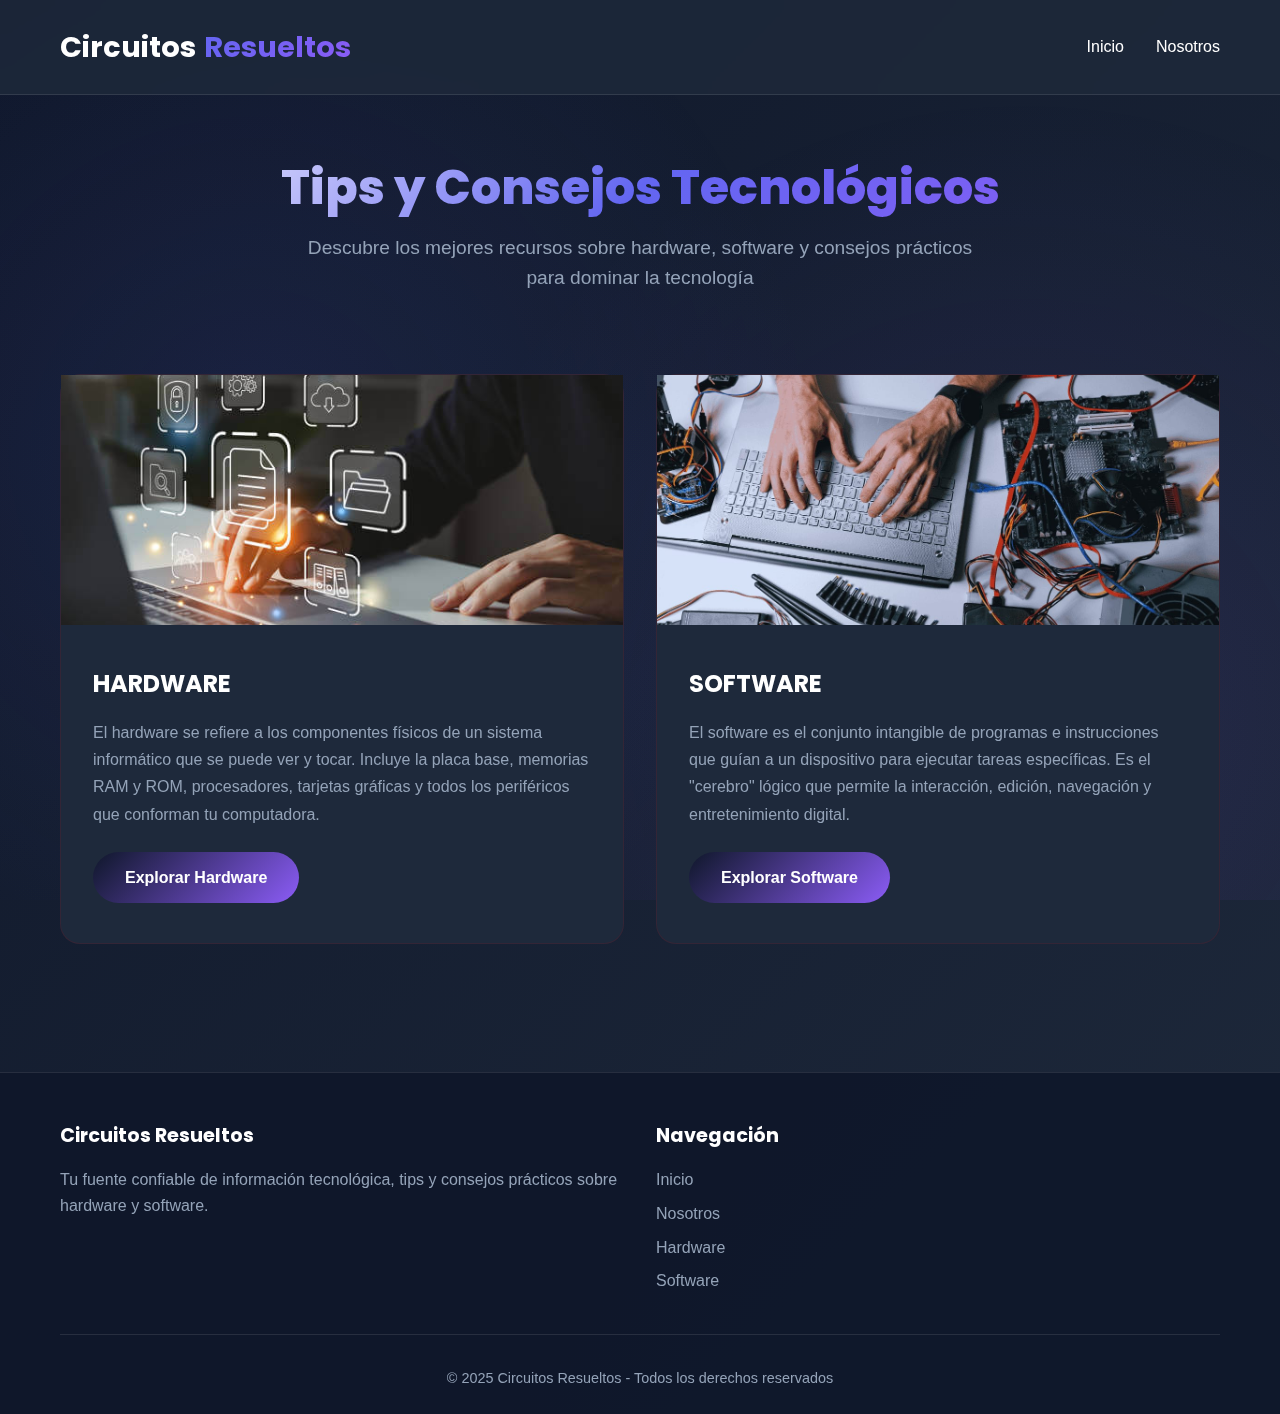
<file: index.html>
<!DOCTYPE html>
<html lang="es">
<head>
    <meta charset="UTF-8">
    <meta name="viewport" content="width=device-width, initial-scale=1.0">
    <title>Circuitos Resueltos - Tips y Consejos Tecnológicos</title>
    <meta name="description" content="Descubre los mejores tips sobre hardware, software y consejos tecnológicos. Aprende sobre circuitos y tecnología de forma práctica.">
    <link rel="preconnect" href="https://fonts.googleapis.com">
    <link rel="preconnect" href="https://fonts.gstatic.com" crossorigin>
    <link href="https://fonts.googleapis.com/css2?family=Inter:wght@300;400;600;700;800&family=Poppins:wght@600;700&display=swap" rel="stylesheet">
    <link rel="stylesheet" href="css index/estilo.css">
    <link rel="stylesheet" href="css sotfware/estilo3.css">
    <link rel="stylesheet" href="css hardware/estilo4.css">
    <link rel="stylesheet" href="css nosotros/estilo.css">
</head>
<body>
    <header>
        <div class="container">
            <nav class="navbar">
                <a href="index.html" class="logo">
                    Circuitos<span class="logo-highlight">Resueltos</span>
                </a>
                <ul class="nav-links">
                    <li><a href="index.html">Inicio</a></li>
                    <li><a href="nosotros.html">Nosotros</a></li>
                </ul>
            </nav>
        </div>
    </header>

    <main>
        <section class="hero">
            <div class="container">
                <h1>Tips y Consejos Tecnológicos</h1>
                <p>Descubre los mejores recursos sobre hardware, software y consejos prácticos para dominar la tecnología</p>
            </div>
        </section>

        <section class="container">
            <div class="cards-grid">
                <article class="card">
                    <img src="img/hardware.jpeg" alt="Componentes de hardware" class="card-image">
                    <div class="card-content">
                        <h2 class="card-title">HARDWARE</h2>
                        <p class="card-text">
                            El hardware se refiere a los componentes físicos de un sistema informático que se puede ver y tocar. Incluye la placa base, memorias RAM y ROM, procesadores, tarjetas gráficas y todos los periféricos que conforman tu computadora.
                        </p>
                        <a href="hardware.html" class="btn">Explorar Hardware</a>
                    </div>
                </article>

                <article class="card">
                    <img src="img/software.jpeg" alt="Software y programación" class="card-image">
                    <div class="card-content">
                        <h2 class="card-title">SOFTWARE</h2>
                        <p class="card-text">
                            El software es el conjunto intangible de programas e instrucciones que guían a un dispositivo para ejecutar tareas específicas. Es el "cerebro" lógico que permite la interacción, edición, navegación y entretenimiento digital.
                        </p>
                        <a href="software.html" class="btn">Explorar Software</a>
                    </div>
                </article>
            </article>
            </div>
        </section>
    </main>

    <footer>
        <div class="container">
            <div class="footer-content">
                <div class="footer-section">
                    <h3>Circuitos Resueltos</h3>
                    <p>Tu fuente confiable de información tecnológica, tips y consejos prácticos sobre hardware y software.</p>
                </div>
                <div class="footer-section">
                    <h3>Navegación</h3>
                    <a href="index.html">Inicio</a>
                    <a href="nosotros.html">Nosotros</a>
                    <a href="hardware.html">Hardware</a>
                    <a href="software.html">Software</a>
                </div>
            </div>
            <p class="copyright">© 2025 Circuitos Resueltos - Todos los derechos reservados</p>
        </div>
    </footer>

    <script>
        // Smooth scroll behavior
        document.querySelectorAll('a[href^="#"]').forEach(anchor => {
            anchor.addEventListener('click', function (e) {
                e.preventDefault();
                const target = document.querySelector(this.getAttribute('href'));
                if (target) {
                    target.scrollIntoView({ behavior: 'smooth', block: 'start' });
                }
            });
        });

        // Intersection Observer for fade-in animations
        const observerOptions = {
            threshold: 0.1,
            rootMargin: '0px 0px -50px 0px'
        };

        const observer = new IntersectionObserver((entries) => {
            entries.forEach(entry => {
                if (entry.isIntersecting) {
                    entry.target.classList.add('visible');
                }
            });
        }, observerOptions);

        document.querySelectorAll('.fade-in').forEach(el => observer.observe(el));
    </script>
</body>
</html>
</file>
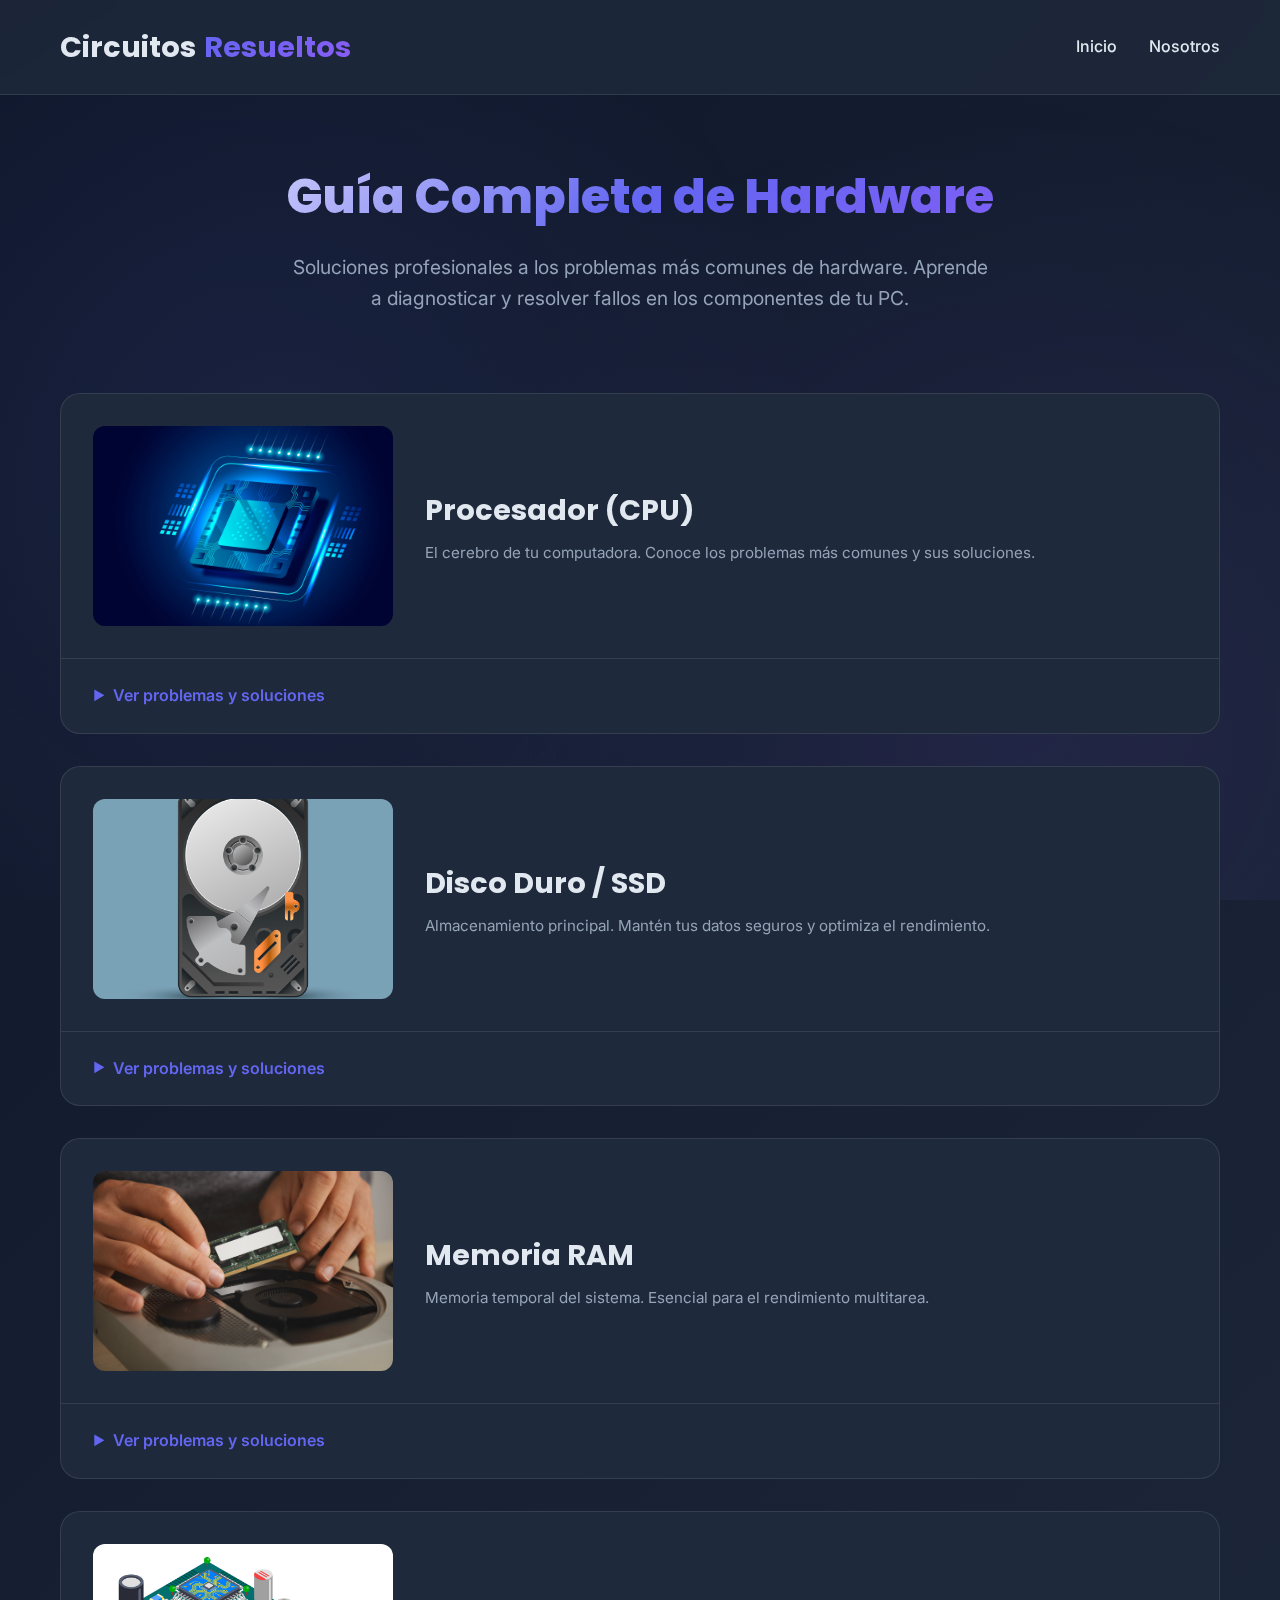
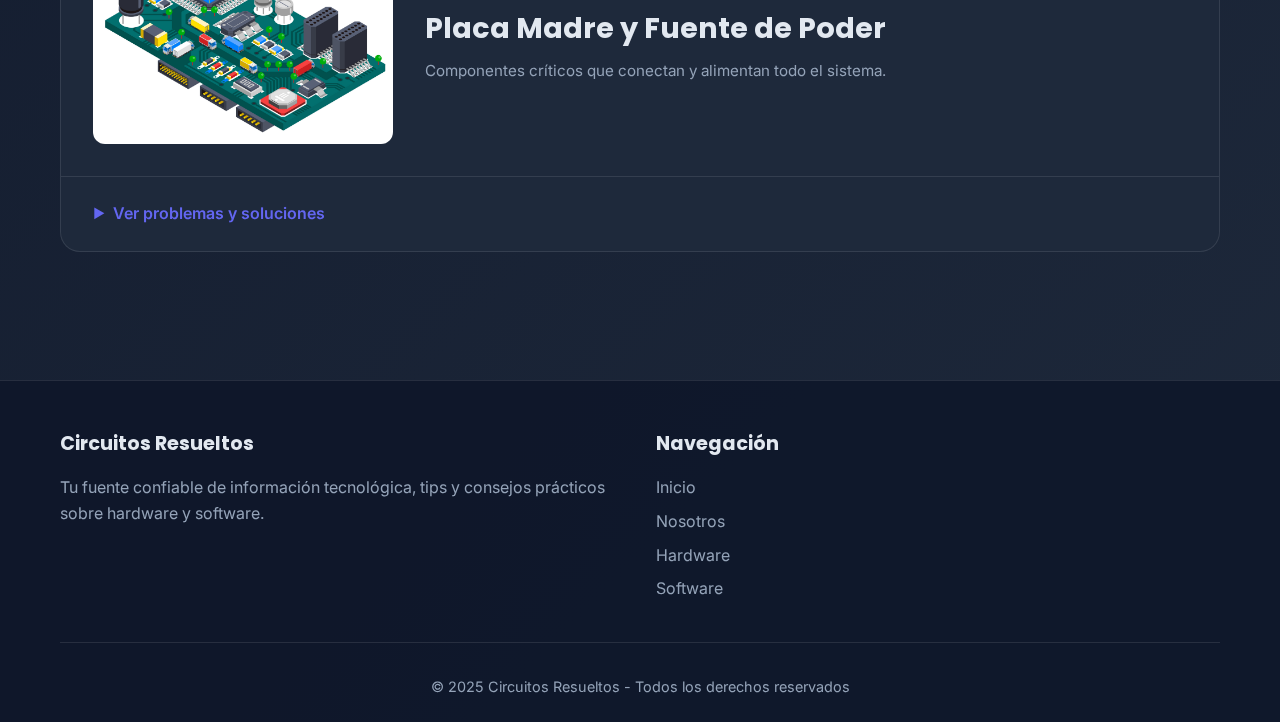
<file: hardware.html>
<!DOCTYPE html>
<html lang="es">
<head>
    <meta charset="UTF-8">
    <meta name="viewport" content="width=device-width, initial-scale=1.0">
    <title>Hardware - Circuitos Resueltos</title>
    <meta name="description" content="Guía completa de hardware: soluciones a problemas comunes de procesador, RAM, disco duro y más componentes de tu PC.">
    <link rel="preconnect" href="https://fonts.googleapis.com">
    <link rel="preconnect" href="https://fonts.gstatic.com" crossorigin>
    <link href="https://fonts.googleapis.com/css2?family=Inter:wght@300;400;600;700;800&family=Poppins:wght@600;700&display=swap" rel="stylesheet">
    <link rel="stylesheet" href="css hardware/estilo4.css">
    
</head>
<body>
    <header>
        <div class="container">
            <nav class="navbar">
                <a href="index.html" class="logo">
                    Circuitos<span class="logo-highlight">Resueltos</span>
                </a>
                <ul class="nav-links">
                    <li><a href="index.html">Inicio</a></li>
                    <li><a href="nosotros.html">Nosotros</a></li>
                </ul>
            </nav>
        </div>
    </header>

    <main>
        <section class="hero">
            <div class="container">
                <h1>Guía Completa de Hardware</h1>
                <p>Soluciones profesionales a los problemas más comunes de hardware. Aprende a diagnosticar y resolver fallos en los componentes de tu PC.</p>
            </div>
        </section>

        <section class="container">
            <div class="hardware-grid">
                <!-- CPU -->
                <article class="hardware-card">
                    <div class="hardware-header">
                        <img src="img/tipshardware1.jpg" alt="Procesador CPU" class="hardware-image">
                        <div class="hardware-title-section">
                            <h2>Procesador (CPU)</h2>
                            <p>El cerebro de tu computadora. Conoce los problemas más comunes y sus soluciones.</p>
                        </div>
                    </div>
                    <div class="hardware-details">
                        <details>
                            <summary>Ver problemas y soluciones</summary>
                            <div class="details-content">
                                <div class="problems-section">
                                    <h3>Problemas Comunes</h3>
                                    <ul>
                                        <li>Sobrecalentamiento del procesador</li>
                                        <li>Rendimiento bajo o lento</li>
                                        <li>La PC se apaga sola inesperadamente</li>
                                        <li>Temperaturas elevadas constantes</li>
                                    </ul>
                                </div>
                                <div class="solutions-section">
                                    <h3>Soluciones</h3>
                                    <ul>
                                        <li>Limpiar el ventilador y cambiar la pasta térmica</li>
                                        <li>Revisar la temperatura con HWMonitor</li>
                                        <li>Mejorar la ventilación del gabinete</li>
                                        <li>Verificar que el cooler funcione correctamente</li>
                                    </ul>
                                </div>
                            </div>
                        </details>
                    </div>
                </article>

                <!-- Disco Duro / SSD -->
                <article class="hardware-card">
                    <div class="hardware-header">
                        <img src="img/tipshardware2.jpg" alt="Disco Duro SSD" class="hardware-image">
                        <div class="hardware-title-section">
                            <h2>Disco Duro / SSD</h2>
                            <p>Almacenamiento principal. Mantén tus datos seguros y optimiza el rendimiento.</p>
                        </div>
                    </div>
                    <div class="hardware-details">
                        <details>
                            <summary>Ver problemas y soluciones</summary>
                            <div class="details-content">
                                <div class="problems-section">
                                    <h3>Problemas Comunes</h3>
                                    <ul>
                                        <li>Sistema operativo muy lento</li>
                                        <li>Ruidos extraños o clics</li>
                                        <li>No aparece en el sistema</li>
                                        <li>Errores al leer/escribir archivos</li>
                                    </ul>
                                </div>
                                <div class="solutions-section">
                                    <h3>Soluciones</h3>
                                    <ul>
                                        <li>Usar CHKDSK o CrystalDiskInfo para diagnóstico</li>
                                        <li>Hacer copia de seguridad urgente si hay ruidos</li>
                                        <li>Verificar cables SATA y de energía</li>
                                        <li>Considerar upgrade a SSD para mejor rendimiento</li>
                                    </ul>
                                </div>
                            </div>
                        </details>
                    </div>
                </article>

                <!-- RAM -->
                <article class="hardware-card">
                    <div class="hardware-header">
                        <img src="img/tipshardware3.jpg" alt="Memoria RAM" class="hardware-image">
                        <div class="hardware-title-section">
                            <h2>Memoria RAM</h2>
                            <p>Memoria temporal del sistema. Esencial para el rendimiento multitarea.</p>
                        </div>
                    </div>
                    <div class="hardware-details">
                        <details>
                            <summary>Ver problemas y soluciones</summary>
                            <div class="details-content">
                                <div class="problems-section">
                                    <h3>Problemas Comunes</h3>
                                    <ul>
                                        <li>La PC no enciende o da pitidos</li>
                                        <li>Pantallazos azules frecuentes (BSOD)</li>
                                        <li>El sistema no detecta toda la memoria</li>
                                        <li>Reinicios aleatorios</li>
                                    </ul>
                                </div>
                                <div class="solutions-section">
                                    <h3>Soluciones</h3>
                                    <ul>
                                        <li>Revisar la instalación y limpiar contactos</li>
                                        <li>Probar con herramientas como MemTest86</li>
                                        <li>Actualizar BIOS o cambiar de slot</li>
                                        <li>Verificar compatibilidad con la placa madre</li>
                                    </ul>
                                </div>
                            </div>
                        </details>
                    </div>
                </article>

                <!-- Placa Madre y PSU -->
                <article class="hardware-card">
                    <div class="hardware-header">
                        <img src="img/tipshardware4.jpg" alt="Placa Madre" class="hardware-image">
                        <div class="hardware-title-section">
                            <h2>Placa Madre y Fuente de Poder</h2>
                            <p>Componentes críticos que conectan y alimentan todo el sistema.</p>
                        </div>
                    </div>
                    <div class="hardware-details">
                        <details>
                            <summary>Ver problemas y soluciones</summary>
                            <div class="details-content">
                                <div class="problems-section">
                                    <h3>Problemas Comunes</h3>
                                    <ul>
                                        <li>Reinicios inesperados del sistema</li>
                                        <li>Fallos de arranque</li>
                                        <li>Componentes que no funcionan</li>
                                        <li>Ruidos extraños de la fuente</li>
                                    </ul>
                                </div>
                                <div class="solutions-section">
                                    <h3>Soluciones</h3>
                                    <ul>
                                        <li>Revisar voltajes con multímetro</li>
                                        <li>Limpiar conectores y slots</li>
                                        <li>Probar con otra fuente de poder</li>
                                        <li>Verificar condensadores hinchados</li>
                                    </ul>
                                </div>
                            </div>
                        </details>
                    </div>
                </article>
            </div>
    </main>

    <footer>
        <div class="container">
            <div class="footer-content">
                <div class="footer-section">
                    <h3>Circuitos Resueltos</h3>
                    <p>Tu fuente confiable de información tecnológica, tips y consejos prácticos sobre hardware y software.</p>
                </div>
                <div class="footer-section">
                    <h3>Navegación</h3>
                    <a href="index.html">Inicio</a>
                    <a href="nosotros.html">Nosotros</a>
                    <a href="hardware.html">Hardware</a>
                    <a href="software.html">Software</a>
                </div>
            </div>
            <p class="copyright">© 2025 Circuitos Resueltos - Todos los derechos reservados</p>
        </div>
    </footer>
</html>
</file>
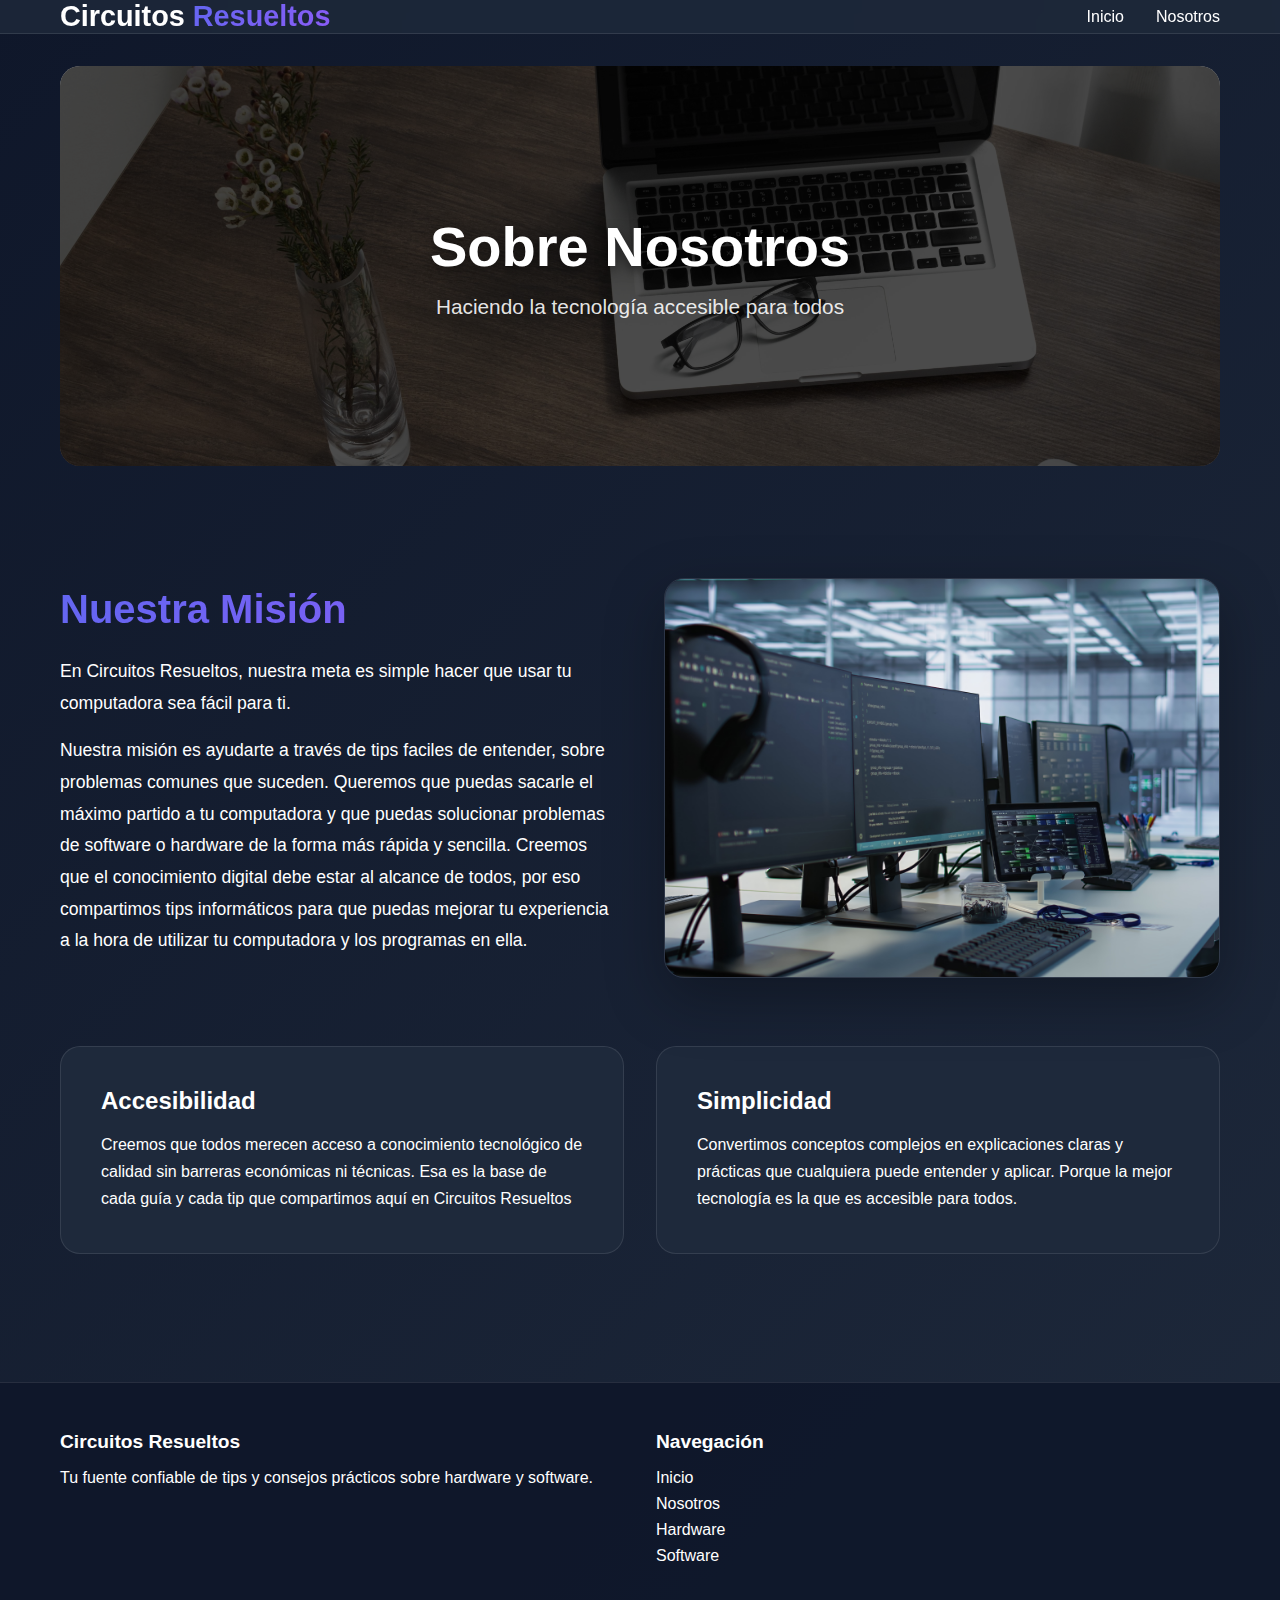
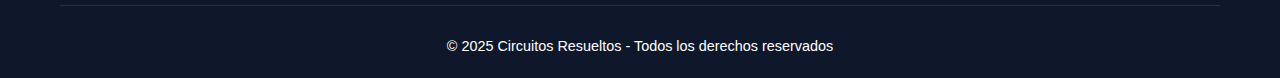
<file: nosotros.html>
<!DOCTYPE html>
<html lang="es">
<head>
    <meta charset="UTF-8"> 
    <meta name="viewport" content="width=device-width, initial-scale=1.0"> 
    <title>Circuitos Resueltos lll</title> 
     <link rel="stylesheet" href="css nosotros/estilo.css">
    
    <link href="https://fonts.googleapis.com/css2?family=Inter:wght@300;400;600;700;800&
    family=Poppins:wght@600;700&display=swap" rel="stylesheet">

</head>
<body>
    <header>
        <div class="container">
            <nav class="navbar">
                <a href="index.html" class="logo">
                    Circuitos<span class="logo-highlight">Resueltos</span>
                </a>
                <ul class="nav-links">
                    <li><a href="index.html">Inicio</a></li>
                    <li><a href="nosotros.html" class="active">Nosotros</a></li>
                </ul>
            </nav>
        </div>
    </header>

    <main>
        <div class="container">
            <section class="hero-about">
                <div class="hero-content">
                    <h1>Sobre Nosotros</h1>
                    <p class="subtitle">Haciendo la tecnología accesible para todos</p>
                    
                </div>
            </section>

            <section class="about-section">
                <div class="about-content">
                    <div class="about-text"> 
                        <h2>Nuestra Misión</h2>
                        <p>En Circuitos Resueltos, nuestra meta es simple hacer que usar tu computadora sea fácil para ti.</p>
                        <p>Nuestra misión es ayudarte a través de tips faciles de entender, sobre problemas comunes que suceden.
                             Queremos que puedas sacarle el máximo partido a tu computadora y que puedas solucionar problemas de software o 
                             hardware de la forma más rápida y sencilla. 
                            Creemos que el conocimiento digital debe estar al alcance de todos, por eso compartimos tips informáticos para que 
                            puedas mejorar tu experiencia a la hora de utilizar tu computadora y los programas en ella.</p>
                    </div> 
                    <div class="about-image">
                        <img src="img/img22.jpg"> 
                    </div>
                </div>

                <div class="mission-cards">
                    <div class="mission-card">
                        <h3>Accesibilidad</h3>
                        <p>Creemos que todos merecen acceso a conocimiento tecnológico de calidad sin barreras económicas ni técnicas. Esa es 
                            la base de cada guía y cada tip que compartimos aquí en Circuitos Resueltos</p>
                    </div>
                    <div class="mission-card">
                        <h3>Simplicidad</h3>
                        <p>Convertimos conceptos complejos en explicaciones claras y prácticas que cualquiera puede entender y aplicar. Porque 
                            la mejor tecnología es la que es accesible para todos.</p>
                    </div>
                </div>
            </section>
        </div>
    </main>

    <footer>
        <div class="container">
            <div class="footer-content">
                <div class="footer-section">
                    <h3>Circuitos Resueltos</h3>
                    <p>Tu fuente confiable de tips y consejos prácticos sobre hardware y software.</p>
                </div>
                <div class="footer-section">
                    <h3>Navegación</h3>
                    <a href="index.html">Inicio</a>
                    <a href="nosotros.html">Nosotros</a>
                    <a href="hardware.html">Hardware</a>
                    <a href="software.html">Software</a>
                </div>
            </div>
            <p class="copyright">© 2025 Circuitos Resueltos - Todos los derechos reservados</p>
        </div>
    </footer>
</body>
</html>
</file>
<file: css index/estilo.css>
/*Estilo de index*/
 * {
            margin: 0;
            padding: 0;
            box-sizing: border-box;
        }

        :root {
            --primary: #6366f1;
            --primary-dark: #4f46e5;
            --secondary: #8b5cf6;
            --accent: #ec4899;
            --dark: #0f172a;
            --dark-light: #1e293b;
            --text: #e2e8f0;
            --text-muted: #94a3b8;
            --success: #10b981;
            --card-bg: #1e293b;
        }

        body {
            font-family: 'Inter', sans-serif;
            background: linear-gradient(135deg, #0f172a 0%, #1e293b 100%);/*color de fondo de la pagina*/
            color: var(--text);/*color de texto*/
            line-height: 1.6;/*distanci entre las letras*/
        }

        body::before {
            background: 
                radial-gradient(circle at 20% 50%, rgba(99, 102, 241, 0.1) 0%, transparent 50%),/*color de fondo del lado izquierdo de forma gradiente*/
                radial-gradient(circle at 80% 80%, rgba(139, 92, 246, 0.1) 0%, transparent 50%);/*color de fondo del lado derecho de forma gradiente*/
        }

        .container {
            max-width: 1200px;/*hace que ocupe todo el ancho de la pagina*/
            margin: 0 auto;
            padding: 0 20px;/*distancia de los costados del contenido*/
        }

        /* Header  */
        header {
            background: rgba(30, 41, 59, 0.8);/*color de fondo del header*/
            border-bottom: 1px solid rgba(255, 255, 255, 0.1);/*color de la linea que separa al header del body*/
        }

        .navbar {
            display: flex;
            justify-content: space-between;
            align-items: center;/*centra la barra de nav*/
            padding: 1.5rem 0;/*distancia de los lados*/
        }

        .logo {
            font-family: 'Poppins', sans-serif;
            font-size: 1.8rem;/*aumenta el tamaño del logo*/
            color: var(--text);
            text-decoration: none;/*quita el subrayado*/
            display: flex;
            align-items: center;
            transition: transform 0.3s ease;/*le da un resalto al logo despacio*/
        }

        .logo:hover {
            transform: scale(1.05);/*el efecto de que resalte el logo*/
        }

        .logo-highlight {
            background: linear-gradient(135deg, var(--primary), var(--secondary));
            -webkit-background-clip: text;
            -webkit-text-fill-color: transparent;
            background-clip: text;
        }

        .nav-links {
            display: flex;
            list-style: none;
        }

        .nav-links a {
            color: var(--text);
            text-decoration: none;
            transition: color 0.3s ease;
        }

        .nav-links a::after {
            content: '';
            position: absolute;
            bottom: -5px;
            background: linear-gradient(90deg, var(--primary), var(--secondary));
            transition: width 0.3s ease;
        }

        .nav-links a:hover {
            color: var(--primary);/*color a las letras del nav de header*/
        }

        /* Hero Section */
        /*es la parte del inicio*/
        .hero {
            text-align: center;
            padding: 5rem 0 4rem;
            animation: fadeIn 0.8s ease-out;
        }

        .hero h1 {
            font-family: 'Poppins', sans-serif;
            font-size: 3.5rem;/*tamaño del titulo*/
            margin-bottom: 1rem;
            background: linear-gradient(135deg, #ffffff, var(--primary), var(--secondary));
            -webkit-background-clip: text;
            -webkit-text-fill-color: transparent;
            background-clip: text;
            line-height: 1.2;
        }

        .hero p {
            font-size: 1.3rem;
            color: var(--text-muted);
            max-width: 600px;
            margin: 0 auto;
        }

        /* Cards Grid */
        .cards-grid {
            display: grid;
            grid-template-columns: repeat(auto-fit, minmax(320px, 1fr));
            gap: 2rem;
            padding: 2rem 0 4rem;
        }

        .card {
            background: var(--card-bg);
            border-radius: 20px;
            border: 1px solid rgba(247, 5, 5, 0.1);
            transition: all 0.4s ease;
            position: relative;
            animation: cardFadeIn 0.6s ease-out backwards;
        }

        .card:nth-child(1) { animation-delay: 0.1s; }
        .card:nth-child(2) { animation-delay: 0.2s; }
        .card:nth-child(3) { animation-delay: 0.3s; }

        @keyframes cardFadeIn {
            from {
                opacity: 0;
                transform: translateY(30px);
            }
            to {
                opacity: 1;
                transform: translateY(0);
            }
        }

        .card::before {
            content: '';/*genera un elemento invisible*/
            position: absolute;/*que cubre toda la tarjeta*/
            top: 0;
            left: 0;
            right: 0;
            height: 4px;/*linea delgada*/
            background: linear-gradient(90deg, var(--primary), var(--secondary), var(--accent));
            transform: scaleX(0);
            transform-origin: left;/*la animacion crecera desde la izquierda*/
            transition: transform 0.4s ease;
        }
        /*efecto cuando pasas el mouse sobre la tarjeta*/
        .card:hover {
            transform: translateY(-10px);/*eleva la tarjeta 10 pixeleshacia arriba*/
            border-color: rgba(99, 102, 241, 0.3);/*borde azul, morado semitransparente*/
            box-shadow: 0 20px 40px rgba(99, 102, 241, 0.2);/*crea um efecto de profundida con sombra difuminada*/
        }

        .card:hover::before {
            transform: scaleX(1);/*efecto en la imagen de linea animada*/
        }

        .card-image {
            width: 100%;/*img ocupa todo el ancho del contenedor*/
            height: 250px;
            object-fit: cover;/*recorta la imagen para llenar el espacio sin distorcion*/
            transition: transform 0.4s ease;/*animacion suave al hacer hover*/
        }

        .card:hover .card-image {
            transform: scale(1.1);/*aumenta la imagen un 10% al pasar el mouse*/
        }

        .card-content {
            padding: 2rem;/*expacio interno de 2rem en todo los lados del texto */
        }

        .card-title {
            font-family: 'Poppins', sans-serif;/*fuente moderna para los titulo*/
            font-size: 1.5rem;
            font-weight: 700;/*texto en negrita*/
            margin-bottom: 1rem;
            color: var(--text);/*variable para dar color al texto*/
        }

        .card-text {
            color: var(--text-muted);/*color de texto*/
            margin-bottom: 1.5rem;
            line-height: 1.7;/*espacio entre lineas*/
        }

        .btn {
            display: inline-block;/*para que el boton se comporte como elemento en linea */
            padding: 0.8rem 2rem;/*espacio interno del boton*/
            background: linear-gradient(135deg, var(--dark), var(--secondary));/*gradien de fondo del boton*/
            color: white;
            text-decoration: none;
            border-radius: 50px;/*bordes redondeados*/
            font-weight: 600;/*da grosor a la letra del boton*/
            transition: all 0.3s ease;
            position: relative;/*para posicionar el pseudo-elemento si se quita se ve rara la pagina*/
            overflow: hidden;/*oculta el contenido que se desborde*/
        }

        .btn::before {
            content: '';/*genera un elemento invisible*/
            position: absolute;
            top: 0;
            left: -100%;/*inicia fuera del boton, a la derecha el efecto*/
            width: 100%;
            height: 100%;
            background: linear-gradient(90deg, transparent, rgba(255,255,255,0.3), transparent);/*color del efecto*/
            transition: left 0.5s ease;
        }

        .btn:hover::before {
            left: 100%;/*se mueve completamente hacia la derecha el destello*/
        }

        .btn:hover {
            transform: translateY(-2px);/*eleva el boton 2 pixeles hacia arriba*/
            box-shadow: 0 10px 25px rgba(94, 146, 241, 0.4);/*color del sombreado del boton*/
        }

        /* Footer */
        footer {
            background: rgba(15, 23, 42, 0.95);/*color de fondo del*/
            border-top: 1px solid rgba(255, 255, 255, 0.1);/*color de la linea delgada que se ve que separa el body del footer*/
            padding: 3rem 0 1.5rem;/*distancia del texto de la parte superior*/
            margin-top: 4rem;/*margen de 4rem*/
        }

        .footer-content {
            display: grid;/*crea un layout de cuadricula flexible*/
            grid-template-columns: repeat(auto-fit, minmax(250px, 1fr));/*ajusta el numero de columna, cada columna tiene un min de 250px y max 1 fraccion de espacio disponible*/
            gap: 2rem;/*espacio entre columnas*/
            margin-bottom: 2rem;/*separacion inferior*/
        }

        .footer-section h3 {
            font-family: 'Poppins', sans-serif;/*estilo de letra*/
            color: var(--text);/*color de texto*/
            margin-bottom: 1rem;
        }

        .footer-section p,
        .footer-section a {
            color: var(--text-muted);/*color del texto*/
            text-decoration: none;/*quita el subrayado*/
            display: block;/*hace que los enlaces esten en bloque,uno tras otro*/
            margin-bottom: 0.5rem;/*distancia entre los botones de nav*/
            transition: color 0.3s ease;
        }

        .footer-section a:hover {
            color: var(--primary);/*es el que hace el cambio de color al acercar el mouse a los votones de nav*/
        }

        .copyright {
            text-align: center;/*centro*/
            padding-top: 2rem;/*distancia de 2rem de la parte superior*/
            border-top: 1px solid rgba(255, 255, 255, 0.1);/*color de la linea que lo separa del footer*/
            color: var(--text-muted);/*color de la letra*/
            font-size: 0.9rem;/*disminuyo el tamaño de la letra*/
        }

        /* Responsive *//*para que se pueda ver en los diferentes tipos de pantalla*/
        @media (max-width: 768px) {
            .hero h1 {
                font-size: 2.5rem;/*reduce el tamaño del titulo principal del h1 a 2.5 rem para pantallas mas pequeñas*/
            }

            .hero p {
                font-size: 1.1rem;/*ajusta el tamaño del parrafo a 1.1rem para mejor legibilidad en moviles*/
            }

            .nav-links {
                gap: 1rem;/*reduce el espacio entre enlaces de navegacion a 1rem para optimizar el espacio*/
            }

            .cards-grid {
                grid-template-columns: 1fr;/*cambia el grid a una sola columna en pantallas pequeñas, verticalmente*/
            }
        }

        /* Scroll Animation */
        .fade-in {
            opacity: 0;
            transform: translateY(20px);
            transition: opacity 0.6s ease, transform 0.6s ease;
        }

        .fade-in.visible {
            opacity: 1;
            transform: translateY(0);
        }
</file>
<file: css sotfware/estilo3.css>
/* ===== RESET GLOBAL ===== */
* {
    margin: 0;
    padding: 0;
    box-sizing: border-box;
}

/* ===== VARIABLES DE COLORES ===== */
:root {
    --primary: #6366f1;
    --primary-dark: #4f46e5;
    --secondary: #8b5cf6;
    --accent: #ec4899;
    --dark: #0f172a;
    --dark-light: #1e293b;
    --text: #e2e8f0;
    --text-muted: #94a3b8;
    --success: #10b981;
    --warning: #f59e0b;
    --danger: #ef4444;
    --card-bg: #1e293b;
}

/* ===== BODY CON GRADIENTE ===== */
body {
    font-family: 'Inter', sans-serif;
    background: linear-gradient(135deg, #0f172a 0%, #1e293b 100%);
    color: var(--text);
    line-height: 1.6;
    min-height: 100vh;
    position: relative;
    overflow-x: hidden;
}

/* Efecto de brillo decorativo con gradientes radiales */
body::before {
    content: '';
    position: fixed;
    top: 0;
    left: 0;
    width: 100%;
    height: 100%;
    background: 
        radial-gradient(circle at 20% 50%, rgba(99, 102, 241, 0.1) 0%, transparent 50%),
        radial-gradient(circle at 80% 80%, rgba(139, 92, 246, 0.1) 0%, transparent 50%);
    pointer-events: none;
    z-index: 0;
}

/* ===== CONTENEDOR PRINCIPAL ===== */
.container {
    max-width: 1200px;
    margin: 0 auto;
    padding: 0 20px;
    position: relative;
    z-index: 1;
}

/* ===== HEADER CON GLASSMORPHISM ===== */
header {
    background: rgba(30, 41, 59, 0.8);
    backdrop-filter: blur(10px);
    border-bottom: 1px solid rgba(255, 255, 255, 0.1);
    position: sticky;
    top: 0;
    z-index: 100;
    animation: slideDown 0.5s ease-out;
}

/* Animación: desliza desde arriba */
@keyframes slideDown {
    from {
        transform: translateY(-100%);
        opacity: 0;
    }
    to {
        transform: translateY(0);
        opacity: 1;
    }
}

/* ===== NAVEGACIÓN ===== */
.navbar {
    display: flex;
    justify-content: space-between;
    align-items: center;
    padding: 1.5rem 0;
}

/* Logo con hover */
.logo {
    font-family: 'Poppins', sans-serif;
    font-size: 1.8rem;
    font-weight: 700;
    color: var(--text);
    text-decoration: none;
    display: flex;
    align-items: center;
    gap: 0.5rem;
    transition: transform 0.3s ease;
}

.logo:hover {
    transform: scale(1.05);
}

/* Texto con gradiente */
.logo-highlight {
    background: linear-gradient(135deg, var(--primary), var(--secondary));
    -webkit-background-clip: text;
    -webkit-text-fill-color: transparent;
    background-clip: text;
}

/* Enlaces de navegación */
.nav-links {
    display: flex;
    gap: 2rem;
    list-style: none;
}

.nav-links a {
    color: var(--text);
    text-decoration: none;
    font-weight: 500;
    position: relative;
    transition: color 0.3s ease;
}

/* Línea animada debajo de enlaces */
.nav-links a::after {
    content: '';
    position: absolute;
    bottom: -5px;
    left: 0;
    width: 0;
    height: 2px;
    background: linear-gradient(90deg, var(--primary), var(--secondary));
    transition: width 0.3s ease;
}

.nav-links a:hover {
    color: var(--primary);
}

.nav-links a:hover::after {
    width: 100%;
}

/* ===== HERO SECTION ===== */
.hero {
    text-align: center;
    padding: 4rem 0 3rem;
    animation: fadeIn 0.8s ease-out;
}

/* Animación: fade desde abajo */
@keyframes fadeIn {
    from {
        opacity: 0;
        transform: translateY(20px);
    }
    to {
        opacity: 1;
        transform: translateY(0);
    }
}

/* Título con gradiente triple */
.hero h1 {
    font-family: 'Poppins', sans-serif;
    font-size: 3rem;
    font-weight: 800;
    margin-bottom: 1rem;
    background: linear-gradient(135deg, #ffffff, var(--primary), var(--secondary));
    -webkit-background-clip: text;
    -webkit-text-fill-color: transparent;
    background-clip: text;
}

.hero p {
    font-size: 1.2rem;
    color: var(--text-muted);
    max-width: 700px;
    margin: 0 auto;
}

/* ===== GRID DE TARJETAS ===== */
.hardware-grid {
    display: grid;
    gap: 2rem;
    padding: 2rem 0 4rem;
}

/* ===== TARJETAS DE HARDWARE ===== */
.hardware-card {
    background: var(--card-bg);
    border-radius: 20px;
    overflow: hidden;
    border: 1px solid rgba(255, 255, 255, 0.1);
    transition: all 0.4s ease;
    animation: cardFadeIn 0.6s ease-out backwards;
}

/* Animación escalonada por tarjeta */
.hardware-card:nth-child(1) { animation-delay: 0.1s; }
.hardware-card:nth-child(2) { animation-delay: 0.15s; }
.hardware-card:nth-child(3) { animation-delay: 0.2s; }
.hardware-card:nth-child(4) { animation-delay: 0.25s; }
.hardware-card:nth-child(5) { animation-delay: 0.3s; }
.hardware-card:nth-child(6) { animation-delay: 0.35s; }
.hardware-card:nth-child(7) { animation-delay: 0.4s; }
.hardware-card:nth-child(8) { animation-delay: 0.45s; }
.hardware-card:nth-child(9) { animation-delay: 0.5s; }

@keyframes cardFadeIn {
    from {
        opacity: 0;
        transform: translateY(30px);
    }
    to {
        opacity: 1;
        transform: translateY(0);
    }
}

/* Hover: tarjeta flota hacia arriba */
.hardware-card:hover {
    transform: translateY(-5px);
    border-color: rgba(99, 102, 241, 0.3);
    box-shadow: 0 15px 35px rgba(99, 102, 241, 0.2);
}

/* ===== HEADER DE TARJETA ===== */
.hardware-header {
    display: grid;
    grid-template-columns: 300px 1fr;
    gap: 2rem;
    padding: 2rem;
    align-items: center;
}

/* Imagen con zoom en hover */
.hardware-image {
    width: 100%;
    height: 200px;
    object-fit: cover;
    border-radius: 12px;
    transition: transform 0.4s ease;
}

.hardware-card:hover .hardware-image {
    transform: scale(1.05);
}

.hardware-title-section h2 {
    font-family: 'Poppins', sans-serif;
    font-size: 1.8rem;
    margin-bottom: 0.5rem;
    color: var(--text);
}

.hardware-title-section p {
    color: var(--text-muted);
    font-size: 0.95rem;
}

/* ===== DETALLES EXPANDIBLES ===== */
.hardware-details {
    border-top: 1px solid rgba(255, 255, 255, 0.1);
}

details {
    cursor: pointer;
}

/* Botón de expandir */
details summary {
    padding: 1.5rem 2rem;
    font-weight: 600;
    color: var(--primary);
    list-style: none;
    display: flex;
    align-items: center;
    gap: 0.5rem;
    transition: all 0.3s ease;
    user-select: none;
}

details summary::-webkit-details-marker {
    display: none;
}

/* Flecha indicadora */
details summary::before {
    content: '▶';
    font-size: 0.8rem;
    transition: transform 0.3s ease;
}

details[open] summary::before {
    transform: rotate(90deg);
}

details summary:hover {
    background: rgba(99, 102, 241, 0.1);
    padding-left: 2.5rem;
}

/* ===== CONTENIDO DE DETALLES ===== */
.details-content {
    padding: 0 2rem 2rem 2rem;
    display: grid;
    grid-template-columns: 1fr 1fr;
    gap: 2rem;
}

/* Secciones de problemas y soluciones */
.problems-section,
.solutions-section {
    background: rgba(15, 23, 42, 0.5);
    padding: 1.5rem;
    border-radius: 12px;
}

/* Título de problemas */
.problems-section h3 {
    color: var(--danger);
    font-family: 'Poppins', sans-serif;
    font-size: 1.2rem;
    margin-bottom: 1rem;
    display: flex;
    align-items: center;
    gap: 0.5rem;
}

/* Título de soluciones */
.solutions-section h3 {
    color: var(--success);
    font-family: 'Poppins', sans-serif;
    font-size: 1.2rem;
    margin-bottom: 1rem;
    display: flex;
    align-items: center;
    gap: 0.5rem;
}

/* Listas personalizadas */
.details-content ul {
    list-style: none;
    padding: 0;
}

.details-content li {
    padding: 0.6rem 0;
    padding-left: 1.5rem;
    position: relative;
    color: var(--text-muted);
    line-height: 1.6;
}

/* Viñetas coloreadas para problemas */
.problems-section li::before {
    content: '●';
    position: absolute;
    left: 0;
    color: var(--danger);
}

/* Viñetas coloreadas para soluciones */
.solutions-section li::before {
    content: '●';
    position: absolute;
    left: 0;
    color: var(--success);
}

/* Ícono decorativo con gradiente */
.tip-icon {
    width: 60px;
    height: 60px;
    background: linear-gradient(135deg, var(--secondary), var(--accent));
    border-radius: 15px;
    display: flex;
    align-items: center;
    justify-content: center;
    font-size: 2rem;
    margin-bottom: 1rem;
}

.tip-card h3 {
    font-family: 'Poppins', sans-serif;
    font-size: 1.3rem;
    margin-bottom: 1rem;
    color: var(--text);
}

.tip-card ul {
    list-style: none;
    padding: 0;
}

.tip-card li {
    padding: 0.5rem 0;
    padding-left: 1.5rem;
    position: relative;
    color: var(--text-muted);
}

.tip-card li::before {
    content: '✓';
    position: absolute;
    left: 0;
    color: var(--secondary);
    font-weight: bold;
}

/* ===== FOOTER ===== */
footer {
    background: rgba(15, 23, 42, 0.95);
    border-top: 1px solid rgba(255, 255, 255, 0.1);
    padding: 3rem 0 1.5rem;
    margin-top: 4rem;
}

.footer-content {
    display: grid;
    grid-template-columns: repeat(auto-fit, minmax(250px, 1fr));
    gap: 2rem;
    margin-bottom: 2rem;
}

.footer-section h3 {
    font-family: 'Poppins', sans-serif;
    color: var(--text);
    margin-bottom: 1rem;
    font-size: 1.2rem;
}

.footer-section p,
.footer-section a {
    color: var(--text-muted);
    text-decoration: none;
    display: block;
    margin-bottom: 0.5rem;
    transition: color 0.3s ease;
}

.footer-section a:hover {
    color: var(--primary);
}

.copyright {
    text-align: center;
    padding-top: 2rem;
    border-top: 1px solid rgba(255, 255, 255, 0.1);
    color: var(--text-muted);
    font-size: 0.9rem;
}

/* ===== DISEÑO RESPONSIVE ===== */
@media (max-width: 968px) {
    .hardware-header {
        grid-template-columns: 1fr;
    }

    .details-content {
        grid-template-columns: 1fr;
    }

    .hero h1 {
        font-size: 2.2rem;
    }

    .tips-grid {
        grid-template-columns: 1fr;
    }
}

@media (max-width: 768px) {
    .nav-links {
        gap: 1rem;
    }
}
</file>
<file: css hardware/estilo4.css>
/* ===== RESET Y CONFIGURACIÓN BASE ===== */
* {
    margin: 0;
    padding: 0;
    box-sizing: border-box;
}

/* ===== VARIABLES DE COLORES ===== */
:root {
    --primary: #6366f1;
    --primary-dark: #4f46e5;
    --secondary: #8b5cf6;
    --accent: #ec4899;
    --dark: #0f172a;
    --dark-light: #1e293b;
    --text: #e2e8f0;
    --text-muted: #94a3b8;
    --success: #10b981;
    --warning: #f59e0b;
    --danger: #ef4444;
    --card-bg: #1e293b;
}

/* ===== BODY CON GRADIENTE DE FONDO ===== */
body {
    font-family: 'Inter', sans-serif;
    background: linear-gradient(135deg, #0f172a 0%, #1e293b 100%);
    color: var(--text);
    line-height: 1.6;
    min-height: 100vh;
    position: relative;
    overflow-x: hidden;
}

/* Efecto de brillo de fondo con gradientes radiales */
body::before {
    content: '';
    position: fixed;
    top: 0;
    left: 0;
    width: 100%;
    height: 100%;
    background: 
        radial-gradient(circle at 20% 50%, rgba(99, 102, 241, 0.1) 0%, transparent 50%),
        radial-gradient(circle at 80% 80%, rgba(139, 92, 246, 0.1) 0%, transparent 50%);
    pointer-events: none;
    z-index: 0;
}

/* ===== CONTENEDOR PRINCIPAL ===== */
.container {
    max-width: 1200px;
    margin: 0 auto;
    padding: 0 20px;
    position: relative;
    z-index: 1;
}

/* ===== HEADER CON EFECTO GLASSMORPHISM ===== */
header {
    background: rgba(30, 41, 59, 0.8);
    backdrop-filter: blur(10px);
    border-bottom: 1px solid rgba(255, 255, 255, 0.1);
    position: sticky;
    top: 0;
    z-index: 100;
    animation: slideDown 0.5s ease-out;
}

/* Animación: header desliza desde arriba */
@keyframes slideDown {
    from {
        transform: translateY(-100%);
        opacity: 0;
    }
    to {
        transform: translateY(0);
        opacity: 1;
    }
}

/* ===== NAVEGACIÓN ===== */
.navbar {
    display: flex;
    justify-content: space-between;
    align-items: center;
    padding: 1.5rem 0;
}

/* Logo con efecto hover */
.logo {
    font-family: 'Poppins', sans-serif;
    font-size: 1.8rem;
    font-weight: 700;
    color: var(--text);
    text-decoration: none;
    display: flex;
    align-items: center;
    gap: 0.5rem;
    transition: transform 0.3s ease;
}

.logo:hover {
    transform: scale(1.05);
}

/* Texto con gradiente */
.logo-highlight {
    background: linear-gradient(135deg, var(--primary), var(--secondary));
    -webkit-background-clip: text;
    -webkit-text-fill-color: transparent;
    background-clip: text;
}

/* Enlaces de navegación */
.nav-links {
    display: flex;
    gap: 2rem;
    list-style: none;
}

.nav-links a {
    color: var(--text);
    text-decoration: none;
    font-weight: 500;
    position: relative;
    transition: color 0.3s ease;
}

/* Línea animada debajo de los enlaces */
.nav-links a::after {
    content: '';
    position: absolute;
    bottom: -5px;
    left: 0;
    width: 0;
    height: 2px;
    background: linear-gradient(90deg, var(--primary), var(--secondary));
    transition: width 0.3s ease;
}

.nav-links a:hover {
    color: var(--primary);
}

.nav-links a:hover::after {
    width: 100%;
}

/* ===== HERO SECTION ===== */
.hero {
    text-align: center;
    padding: 4rem 0 3rem;
    animation: fadeIn 0.8s ease-out;
}

/* Animación: fade in desde abajo */
@keyframes fadeIn {
    from {
        opacity: 0;
        transform: translateY(20px);
    }
    to {
        opacity: 1;
        transform: translateY(0);
    }
}

/* Título principal con gradiente triple */
.hero h1 {
    font-family: 'Poppins', sans-serif;
    font-size: 3rem;
    font-weight: 800;
    margin-bottom: 1rem;
    background: linear-gradient(135deg, #ffffff, var(--primary), var(--secondary));
    -webkit-background-clip: text;
    -webkit-text-fill-color: transparent;
    background-clip: text;
}

.hero p {
    font-size: 1.2rem;
    color: var(--text-muted);
    max-width: 700px;
    margin: 0 auto;
}

/* ===== GRID DE TARJETAS ===== */
.hardware-grid {
    display: grid;
    gap: 2rem;
    padding: 2rem 0 4rem;
}

/* ===== TARJETAS DE HARDWARE ===== */
.hardware-card {
    background: var(--card-bg);
    border-radius: 20px;
    overflow: hidden;
    border: 1px solid rgba(255, 255, 255, 0.1);
    transition: all 0.4s ease;
    animation: cardFadeIn 0.6s ease-out backwards;
}

/* Animación escalonada para cada tarjeta */
.hardware-card:nth-child(1) { animation-delay: 0.1s; }
.hardware-card:nth-child(2) { animation-delay: 0.15s; }
.hardware-card:nth-child(3) { animation-delay: 0.2s; }
.hardware-card:nth-child(4) { animation-delay: 0.25s; }
.hardware-card:nth-child(5) { animation-delay: 0.3s; }
.hardware-card:nth-child(6) { animation-delay: 0.35s; }
.hardware-card:nth-child(7) { animation-delay: 0.4s; }
.hardware-card:nth-child(8) { animation-delay: 0.45s; }
.hardware-card:nth-child(9) { animation-delay: 0.5s; }

@keyframes cardFadeIn {
    from {
        opacity: 0;
        transform: translateY(30px);
    }
    to {
        opacity: 1;
        transform: translateY(0);
    }
}

/* Efecto hover: tarjeta flota hacia arriba */
.hardware-card:hover {
    transform: translateY(-5px);
    border-color: rgba(99, 102, 241, 0.3);
    box-shadow: 0 15px 35px rgba(99, 102, 241, 0.2);
}

/* ===== HEADER DE TARJETA (IMAGEN + TÍTULO) ===== */
.hardware-header {
    display: grid;
    grid-template-columns: 300px 1fr;
    gap: 2rem;
    padding: 2rem;
    align-items: center;
}

/* Imagen con zoom en hover */
.hardware-image {
    width: 100%;
    height: 200px;
    object-fit: cover;
    border-radius: 12px;
    transition: transform 0.4s ease;
}

.hardware-card:hover .hardware-image {
    transform: scale(1.05);
}

.hardware-title-section h2 {
    font-family: 'Poppins', sans-serif;
    font-size: 1.8rem;
    margin-bottom: 0.5rem;
    color: var(--text);
}

.hardware-title-section p {
    color: var(--text-muted);
    font-size: 0.95rem;
}

/* ===== DETALLES EXPANDIBLES ===== */
.hardware-details {
    border-top: 1px solid rgba(255, 255, 255, 0.1);
}

details {
    cursor: pointer;
}

/* Botón de expandir/colapsar */
details summary {
    padding: 1.5rem 2rem;
    font-weight: 600;
    color: var(--primary);
    list-style: none;
    display: flex;
    align-items: center;
    gap: 0.5rem;
    transition: all 0.3s ease;
    user-select: none;
}

details summary::-webkit-details-marker {
    display: none;
}

/* Flecha indicadora */
details summary::before {
    content: '▶';
    font-size: 0.8rem;
    transition: transform 0.3s ease;
}

details[open] summary::before {
    transform: rotate(90deg);
}

details summary:hover {
    background: rgba(99, 102, 241, 0.1);
    padding-left: 2.5rem;
}

/* ===== CONTENIDO DE DETALLES ===== */
.details-content {
    padding: 0 2rem 2rem 2rem;
    display: grid;
    grid-template-columns: 1fr 1fr;
    gap: 2rem;
}

/* Secciones de problemas y soluciones */
.problems-section,
.solutions-section {
    background: rgba(15, 23, 42, 0.5);
    padding: 1.5rem;
    border-radius: 12px;
}

/* Título de problemas */
.problems-section h3 {
    color: var(--danger);
    font-family: 'Poppins', sans-serif;
    font-size: 1.2rem;
    margin-bottom: 1rem;
    display: flex;
    align-items: center;
    gap: 0.5rem;
}

/* Título de soluciones */
.solutions-section h3 {
    color: var(--success);
    font-family: 'Poppins', sans-serif;
    font-size: 1.2rem;
    margin-bottom: 1rem;
    display: flex;
    align-items: center;
    gap: 0.5rem;
}

/* Listas personalizadas */
.details-content ul {
    list-style: none;
    padding: 0;
}

.details-content li {
    padding: 0.6rem 0;
    padding-left: 1.5rem;
    position: relative;
    color: var(--text-muted);
    line-height: 1.6;
}

/* Viñetas coloreadas */
.problems-section li::before {
    content: '●';
    position: absolute;
    left: 0;
    color: var(--danger);
}

.solutions-section li::before {
    content: '●';
    position: absolute;
    left: 0;
    color: var(--success);
}

/* Ícono decorativo */
.tip-icon {
    width: 60px;
    height: 60px;
    background: linear-gradient(135deg, var(--secondary), var(--accent));
    border-radius: 15px;
    display: flex;
    align-items: center;
    justify-content: center;
    font-size: 2rem;
    margin-bottom: 1rem;
}

.tip-card h3 {
    font-family: 'Poppins', sans-serif;
    font-size: 1.3rem;
    margin-bottom: 1rem;
    color: var(--text);
}

.tip-card ul {
    list-style: none;
    padding: 0;
}

.tip-card li {
    padding: 0.5rem 0;
    padding-left: 1.5rem;
    position: relative;
    color: var(--text-muted);
}

.tip-card li::before {
    content: '✓';
    position: absolute;
    left: 0;
    color: var(--secondary);
    font-weight: bold;
}

/* ===== FOOTER ===== */
footer {
    background: rgba(15, 23, 42, 0.95);
    border-top: 1px solid rgba(255, 255, 255, 0.1);
    padding: 3rem 0 1.5rem;
    margin-top: 4rem;
}

.footer-content {
    display: grid;
    grid-template-columns: repeat(auto-fit, minmax(250px, 1fr));
    gap: 2rem;
    margin-bottom: 2rem;
}

.footer-section h3 {
    font-family: 'Poppins', sans-serif;
    color: var(--text);
    margin-bottom: 1rem;
    font-size: 1.2rem;
}

.footer-section p,
.footer-section a {
    color: var(--text-muted);
    text-decoration: none;
    display: block;
    margin-bottom: 0.5rem;
    transition: color 0.3s ease;
}

.footer-section a:hover {
    color: var(--primary);
}

.copyright {
    text-align: center;
    padding-top: 2rem;
    border-top: 1px solid rgba(255, 255, 255, 0.1);
    color: var(--text-muted);
    font-size: 0.9rem;
}

/* ===== RESPONSIVE DESIGN ===== */
@media (max-width: 968px) {
    .hardware-header {
        grid-template-columns: 1fr;
    }

    .details-content {
        grid-template-columns: 1fr;
    }

    .hero h1 {
        font-size: 2.2rem;
    }

    .tips-grid {
        grid-template-columns: 1fr;
    }
}

@media (max-width: 768px) {
    .nav-links {
        gap: 1rem;
    }
}
</file>
<file: css nosotros/estilo.css>
* {  /*Limpia y resetea todo para empezar desde cero*/
    margin: 0; /*elimina el margen externo por defecto de los navegadores*/
    padding: 0; /*elimina el relleno por defecto,el espacio entre el contenido y y el borde del elemento*/
    box-sizing: border-box; /*Cambia cómo se calculan el ancho y alto de los elementos, se nota en los espacios, en la parte de abajo*/
        }

    :root { /*aqui estan los colores de toda la pagina*/
        --primary: #6366f1; /*da color al titulo RESUELTOS*/
        --secondary: #8b5cf6; /*da color a lo mismo*/
        --text: #fff; /*da color al texto de los cuadros de abajo*/
        --tex-muted: #94a3b8; /*color del texto*/
        --card-bg: #1e293b; /*da color a los cuadros,a su fondo*/

    }

    body { /*el cuerpo de la pagina*/
        font-family: 'Arial', sans-serif;/*tipografia de tdo el texto*/
        background: linear-gradient(135deg, #0f172a 0%, #1e293b 100%); /*Un fondo que va de oscuro a un poco menos oscuro,de arriba-izquierda a abajo-derecha*/
        color: var(--text); /*da el coloral texto de todo el body*/

    }

  .container {
         max-width: 1200px;
            margin: 0 auto;
            padding: 0 20px; 
         
        

    }

    /*estilo HEADER*/
    header { /*encabezado*/
        background: rgba(30, 41, 59, 0.8);/*da el color de fondo con transparencia*/
        backdrop-filter: blur(10px); /*ayuda a que el header se vea mejor, mas nitido*/
        border-bottom: 1px solid rgba(255, 255, 255, 0.1); /*linea inferior en la parte del header*/
        position: sticky; /*ayuda a que el header se quede quieto mientras el usuario baja*/
        top: 0; /*para que funcione el sticky*/
        z-index: 100; /*asegura que el header esté sobre otros elementos*/

    }

    /*barra de navegacion*/
    .navbar {
        display: flex;
        justify-content: space-between;
        align-items: center;
        padding: 1,5rem 0;
    }


    .logo {
        font-size: 1.8rem;
        font-weight: 700;
        color: var(--text);
        text-decoration: none;
        display: flex;
        align-items: center;
        gap: 0.5rem;
        transition: transform 0.3s ease;

    }

    .logo:hover {
        transform: scale(1.05); /*da movimiento al logo*/

    }

    .logo-highlight {
        background: linear-gradient(135deg, var(--primary), var(--secondary));
        -webkit-background-clip: text;
        -webkit-text-fill-color: transparent;
        background-clip: text;
    }

    .nav-links {
        display: flex;
        gap: 2rem;
        list-style: none;
    }

    .nav-links a {
        color: var(--text);
        text-decoration: none;
        font-weight: 500;
        position: relative;
        transition: color 0.3s ease;

    }

    .nav-links a::after {
        content: '';
        position: absolute;
        bottom: -5px;
        left: 0;
        width: 0;
        height: 2px;
        background: linear-gradient(90deg, var(--primary), var(--secondary));
        transition: width 0.3 ease;
    }

    .nav-links a:hover {
        color: var(--primary);
    }

    .nav-links a:hover::after {
        width: 100%;
    }

    .hero-about {
        position: relative;
        min-height: 400px;
        display: flex;
        align-items: center;
        justify-content: center;
        text-align: center;
        overflow: hidden;
        margin-top: 2rem;
        border-radius: 20px;

    }

    .hero-about::before {
        content: '';
        position: absolute;
        top: 0;
        left: 0;
        right: 0;
        bottom: 0;
        background: url('../img/imgns.jpg') center/cover no-repeat;
    }

    .hero-about::after {
        content: '';
        position: absolute;
        top: 0;
        left: 0;
        right: 0;
        bottom: 0;
        background: rgba(0, 0, 0, 0.7);
        z-index: 1;
    }

    .hero-content {
        position: relative;
        z-index: 2;
        padding: 3rem;
    }

    .hero-about h1 {
        font-family: 'Poppins', sans-serif;
        font-size: 3.5rem;
        font-weight: 800;
        margin-bottom: 1rem;
        color: white;
        text-shadow: 0 4px 12px rgba(0, 0, 0, 0.5);
    }

    .hero-about .subtitle {
        font-size: 1.3rem;
        color: rgba(255, 255, 255, 0.9);
        max-width: 600px;
        margin: 0 auto;
    }

      .about-section {
            padding: 4rem 0;
        }

        .about-content {
            display: grid;
            grid-template-columns: 1fr 1fr;
            gap: 3rem;
            align-items: center; 
            margin-top: 3rem;
        }

        .about-text {
            animation: slideInLeft 0.8s ease-out;
        }

        .about-text h2 {
            font-family: 'Poppins', sans-serif;
            font-size: 2.5rem;
            margin-bottom: 1.5rem;
            background: linear-gradient(135deg, var(--primary), var(--secondary));
            -webkit-background-clip: text;
            -webkit-text-fill-color: transparent;
            background-clip: text;
        }

        .about-text p {
            color: var(--text-muted);
            font-size: 1.1rem;
            line-height: 1.8;
            margin-bottom: 1rem;
        }

        .about-image {
            position: relative;
            animation: slideInRight 0.8s ease-out;
        }

        .about-image img {
            width: 100%;
            height: 400px;
            object-fit: cover;
            border-radius: 20px;
            box-shadow: 0 20px 60px rgba(0, 0, 0, 0.3);
            border: 1px solid rgba(255, 255, 255, 0.1);
        }

        /* Mission Cards */
        .mission-cards {
            display: grid;
            grid-template-columns: repeat(auto-fit, minmax(300px, 1fr));
            gap: 2rem;
            margin-top: 4rem;
        }

        .mission-card {
            background: var(--card-bg);
            padding: 2.5rem;
            border-radius: 20px;
            border: 1px solid rgba(255, 255, 255, 0.1);
            transition: all 0.4s ease;
            animation: cardFadeIn 0.6s ease-out backwards;
        }
        
        .mission-card:hover {
            transform: translateY(-10px);
            border-color: rgba(99, 102, 241, 0.3);
            box-shadow: 0 20px 40px rgba(99, 102, 241, 0.2);
        }

        .mission-icon {
            width: 60px;
            height: 60px;
            background: linear-gradient(135deg, var(--primary), var(--secondary));
            border-radius: 15px;
            display: flex;
            align-items: center;
            justify-content: center;
            font-size: 2rem;
            margin-bottom: 1.5rem;
        }
          .mission-card h3 {  /*ayuda a los contenendores de abajo esteticamente*/
            font-family: 'Poppins', sans-serif;
            font-size: 1.5rem;
            margin-bottom: 1rem;
            color: var(--text);
        }

        .mission-card p { /*ayua a ls contenedores de abajo con sus espacios*/
            color: var(--text-muted);
            line-height: 1.7;
        }

        /* Stats Section */
        .stats-section {
            background: var(--card-bg);
            padding: 3rem;
            border-radius: 20px;
            margin: 4rem 0;
            border: 1px solid rgba(255, 255, 255, 0.1);
        }

        .stats-grid {
            display: grid;
            grid-template-columns: repeat(auto-fit, minmax(200px, 1fr));
            gap: 2rem;
            text-align: center;
        }

        .stat-item {
            padding: 1.5rem;
        }

        .stat-number {
            font-family: 'Poppins', sans-serif;
            font-size: 3rem;
            font-weight: 700;
            background: linear-gradient(135deg, var(--primary), var(--secondary));
            -webkit-background-clip: text;
            -webkit-text-fill-color: transparent;
            background-clip: text;
        }

        .stat-label {
            color: var(--text-muted);
            font-size: 1rem;
            margin-top: 0.5rem;
        }

        /* Footer */
        footer {
            background: rgba(15, 23, 42, 0.95);
            border-top: 1px solid rgba(255, 255, 255, 0.1);
            padding: 3rem 0 1.5rem;
            margin-top: 4rem;
        }

        .footer-content {
            display: grid;
            grid-template-columns: repeat(auto-fit, minmax(250px, 1fr));
            gap: 2rem;
            margin-bottom: 2rem;
        }

        .footer-section h3 {
            font-family: 'Poppins', sans-serif;
            color: var(--text);
            margin-bottom: 1rem;
            font-size: 1.2rem;
        }

        .footer-section p,
        .footer-section a {
            color: var(--text-muted);
            text-decoration: none;
            display: block;
            margin-bottom: 0.5rem;
            transition: color 0.3s ease;
        }

        .footer-section a:hover {
            color: var(--primary);
        }

        .copyright {
            text-align: center;
            padding-top: 2rem;
            border-top: 1px solid rgba(255, 255, 255, 0.1);
            color: var(--text-muted);
            font-size: 0.9rem;
        }

        /* Responsive */
                @media (max-width: 768px) { /*ayuda a la imagen para mover el ordenador al lado del tex*/
             .hero-about h1 { /*le da orden al texto sobre nosotros y lo que pone abajo*/
                font-size: 2.5rem; /*el espcio vy tamaño*/ 
            }

            .about-content { /*para que la segunda imagen se vea bien en movil*/
                grid-template-columns: 1fr; /*manda la imagen a una columna sola*/
            }
           

        }
</file>
